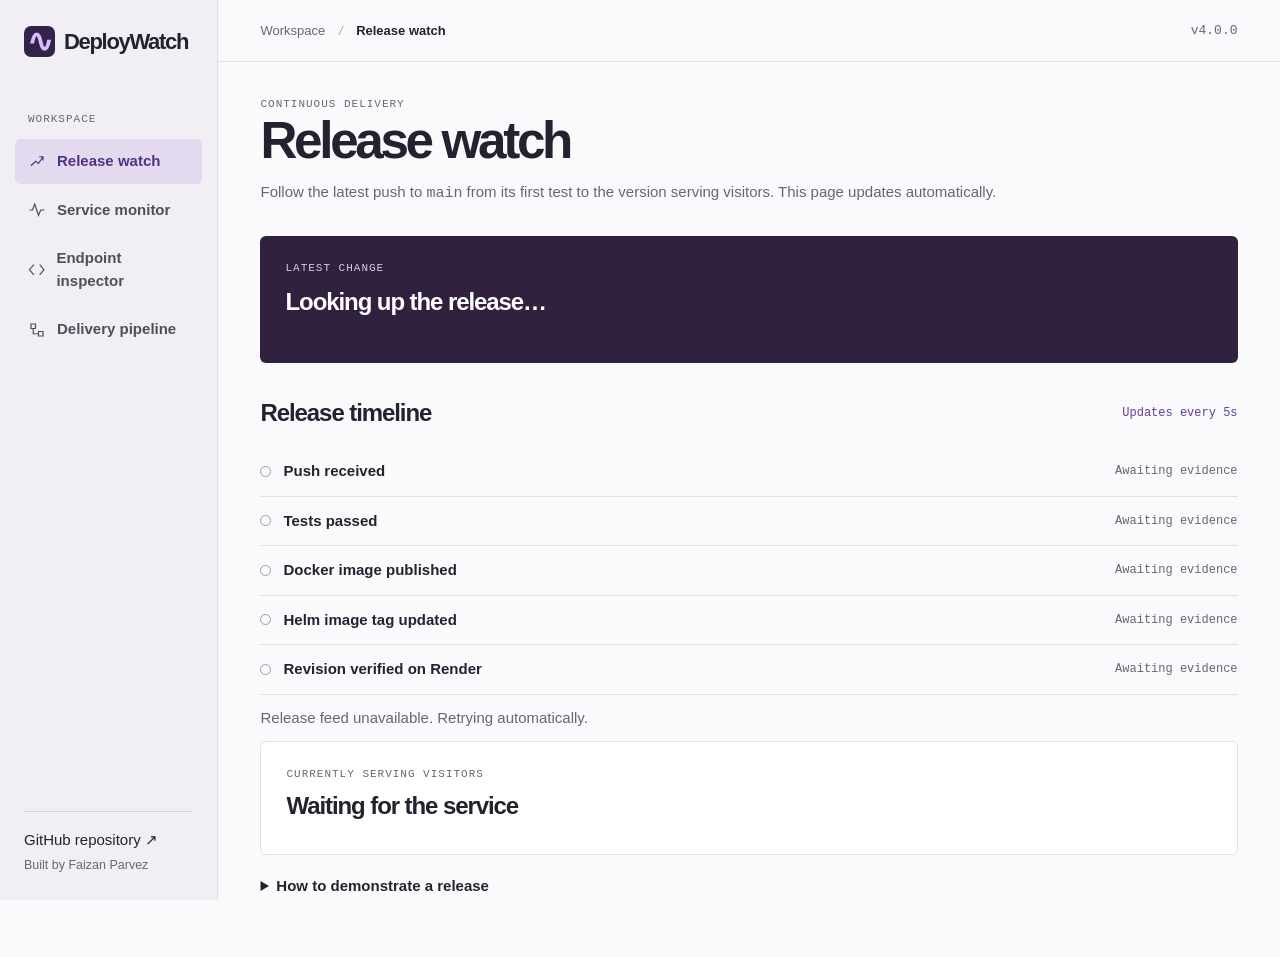
<file: index.html>
﻿
<!doctype html>
<html lang="en"><head><meta charset="utf-8"><meta name="viewport" content="width=device-width,initial-scale=1"><title>DeployWatch | Service console</title><link rel="stylesheet" href="./console.css?v=release1"></head>
<body data-api-base="https://deploywatch-demo.onrender.com"><aside><a class="brand" href="#release"><b class="logo" aria-hidden="true">&#8767;</b>DeployWatch</a>
<p class="label nav-label">Workspace</p><nav aria-label="Workspace">
<a href="#release" data-view="release"><svg viewBox="0 0 24 24" aria-hidden="true"><path d="M4 17 10 11l4 3 6-9 M15 5h5v5"/></svg>Release watch</a><a href="#monitor" data-view="monitor"><svg viewBox="0 0 24 24" aria-hidden="true"><path d="M2 12h4l3-8 5 15 3-7h5"/></svg>Service monitor</a><a href="#api" data-view="api"><svg viewBox="0 0 24 24" aria-hidden="true"><path d="M8 5 2 12l6 7m8-14 6 7-6 7"/></svg>Endpoint inspector</a><a href="#pipeline" data-view="pipeline"><svg viewBox="0 0 24 24" aria-hidden="true"><path d="M4 4h6v6H4z M14 14h6v6h-6z M7 10v7h7"/></svg>Delivery pipeline</a></nav>
<div class="side-foot"><a href="https://github.com/faizanxbuilds/DeployWatch">GitHub repository &#8599;</a><small>Built by <a href="https://github.com/faizanxbuilds">Faizan Parvez</a></small></div></aside>
<main><header><span>Workspace <i>/</i> <strong id="crumb">Release watch</strong></span><code>v4.0.0</code></header>
<div class="workspace"><section id="release">
  <p class="label">Continuous delivery</p><h1>Release watch</h1>
  <p class="intro">Follow the latest push to <code>main</code> from its first test to the version serving visitors. This page updates automatically.</p>
  <article class="release-banner">
    <p class="label">Latest change</p><h2 id="release-message">Looking up the release&hellip;</h2>
    <p id="release-note"></p><div class="evidence"><a id="source-link" hidden>Source commit</a><a id="run-link" hidden>Workflow run &#8599;</a></div>
  </article>
  <div class="heading sub"><h2>Release timeline</h2><span class="cadence">Updates every 5s</span></div>
  <ol class="timeline">
    <li data-event="received"><strong>Push received</strong><span>Awaiting evidence</span></li>
  
    <li data-event="tested"><strong>Tests passed</strong><span>Awaiting evidence</span></li>
  
    <li data-event="image"><strong>Docker image published</strong><span>Awaiting evidence</span></li>
  
    <li data-event="helm"><strong>Helm image tag updated</strong><span>Awaiting evidence</span></li>
  
    <li data-event="live"><strong>Revision verified on Render</strong><span>Awaiting evidence</span></li>
  </ol>
  <a id="helm-link" hidden>Inspect the Helm commit &#8599;</a>
  <p id="release-status" role="status"></p>
  <div class="running"><p class="label">Currently serving visitors</p><h2 id="serving-note">Contacting the app&hellip;</h2><code id="serving-sha"></code></div>
  <details><summary>How to demonstrate a release</summary><p>Leave this page open for your audience. With repository write access, <a href="https://github.com/faizanxbuilds/DeployWatch/edit/main/app/src/release-note.txt" target="_blank" rel="noopener">edit the release message on GitHub</a> and commit to main. Pick a phrase your audience will recognize. Watch the timeline, then look for your phrase under ?Currently serving visitors.?</p></details>
</section><section id="monitor" hidden><div class="heading"><div><p class="label">Observability</p><h1>Service monitor</h1></div><button id="check">&#8635; &nbsp; Run check</button></div>
<div class="signal-panel"><div><p class="label">Current service state</p><h2 id="state" role="status">Connecting</h2><p id="summary">Contacting the service&hellip;</p></div>
<svg class="scope" viewBox="0 0 340 190" aria-hidden="true"><defs><pattern id="dots" width="8" height="8" patternUnits="userSpaceOnUse"><circle cx="2" cy="2" r=".85" fill="#a68ac5"/></pattern></defs><rect width="340" height="190" fill="url(#dots)"/><g fill="none" stroke="#a58bbf" stroke-width=".8"><circle cx="170" cy="95" r="26"/><circle cx="170" cy="95" r="50"/><circle cx="170" cy="95" r="74"/><circle cx="170" cy="95" r="98"/><path d="M0 95h340M170 0v190"/></g><path class="pulse" d="M30 95h91l10-11 10 22 16-50 18 80 16-54 10 13h108" fill="none" stroke-width="3"/></svg>
</div>
<div class="metrics"><div><p class="label">Response time</p><strong id="latency">&mdash;</strong><small>Latest successful check</small></div><div><p class="label">Process uptime</p><strong id="uptime">&mdash;</strong><small>Since service start</small></div><div><p class="label">Successful checks</p><strong id="ratio">&mdash;</strong><small>Since page load</small></div></div>
<div class="heading sub"><div><h2>Probe activity</h2><p>Recent status checks from this tab.</p></div><span class="cadence">Every 5s</span></div>
<div class="table-wrap"><table><thead><tr><th>Time</th><th>Endpoint</th><th>Result</th><th>Duration</th></tr></thead><tbody id="activity"></tbody></table></div></section>
<section id="api" hidden><p class="label">Diagnostics</p><h1>Endpoint inspector</h1><p class="intro">Send a request to the running service and inspect the full response.</p>
<div class="inspector"><form id="request"><label for="endpoint">Request endpoint</label><div class="request-line"><code>GET</code><select id="endpoint"><option>/health</option><option>/info</option><option>/api/status</option><option>/api/release</option><option>/metrics</option><option>/</option></select><button>Send request &rarr;</button></div></form><div class="response-head"><h2>Response</h2><output id="http"></output></div><pre id="body">Select an endpoint and send a request.</pre></div></section>
<section id="pipeline" hidden><p class="label">Architecture</p><h1>Delivery pipeline</h1><p class="intro">Follow a change from source control to a monitored Kubernetes rollout.</p><div class="pipeline">
        <div class="stage card">
          <div class="stage-icon">
            <svg viewBox="0 0 24 24" fill="none" stroke="currentColor" stroke-width="1.8" stroke-linecap="round" stroke-linejoin="round"><polyline points="16 18 22 12 16 6"/><polyline points="8 6 2 12 8 18"/></svg>
          </div>
          <p class="stage-step">01</p>
          <h3>Push</h3>
          <p>Code lands on <code>main</code> and the pipeline wakes up.</p>
        </div>
        <div class="stage card">
          <div class="stage-icon">
            <svg viewBox="0 0 24 24" fill="none" stroke="currentColor" stroke-width="1.8" stroke-linecap="round" stroke-linejoin="round"><path d="M9 11l3 3L22 4"/><path d="M21 12v7a2 2 0 0 1-2 2H5a2 2 0 0 1-2-2V5a2 2 0 0 1 2-2h11"/></svg>
          </div>
          <p class="stage-step">02</p>
          <h3>Test</h3>
          <p>GitHub Actions runs the pytest suite — a red build stops here.</p>
        </div>
        <div class="stage card">
          <div class="stage-icon">
            <svg viewBox="0 0 24 24" fill="none" stroke="currentColor" stroke-width="1.8" stroke-linecap="round" stroke-linejoin="round"><path d="M21 16V8a2 2 0 0 0-1-1.73l-7-4a2 2 0 0 0-2 0l-7 4A2 2 0 0 0 3 8v8a2 2 0 0 0 1 1.73l7 4a2 2 0 0 0 2 0l7-4A2 2 0 0 0 21 16z"/><polyline points="3.27 6.96 12 12.01 20.73 6.96"/><line x1="12" y1="22.08" x2="12" y2="12"/></svg>
          </div>
          <p class="stage-step">03</p>
          <h3>Build &amp; ship</h3>
          <p>Multi-stage Docker build, versioned by commit SHA, pushed to Docker Hub.</p>
        </div>
        <div class="stage card">
          <div class="stage-icon">
            <svg viewBox="0 0 24 24" fill="none" stroke="currentColor" stroke-width="1.8" stroke-linecap="round" stroke-linejoin="round"><path d="M17 21v-2a4 4 0 0 0-4-4H5a4 4 0 0 0-4 4v2"/><circle cx="9" cy="7" r="4"/><path d="M23 21v-2a4 4 0 0 0-3-3.87"/><path d="M16 3.13a4 4 0 0 1 0 7.75"/></svg>
          </div>
          <p class="stage-step">04</p>
          <h3>Sync</h3>
          <p>ArgoCD detects the new image tag and syncs the Helm chart to the cluster.</p>
        </div>
        <div class="stage card">
          <div class="stage-icon">
            <svg viewBox="0 0 24 24" fill="none" stroke="currentColor" stroke-width="1.8" stroke-linecap="round" stroke-linejoin="round"><polygon points="12 2 2 7 12 12 22 7 12 2"/><polyline points="2 17 12 22 22 17"/><polyline points="2 12 12 17 22 12"/></svg>
          </div>
          <p class="stage-step">05</p>
          <h3>Deploy</h3>
          <p>Rolling update on Kubernetes with liveness/readiness probes and HPA at 70% CPU.</p>
        </div>
        <div class="stage card">
          <div class="stage-icon">
            <svg viewBox="0 0 24 24" fill="none" stroke="currentColor" stroke-width="1.8" stroke-linecap="round" stroke-linejoin="round"><path d="M22 12h-4l-3 9L9 3l-3 9H2"/></svg>
          </div>
          <p class="stage-step">06</p>
          <h3>Observe</h3>
          <p>Prometheus scrapes metrics, Grafana renders them live. Failures roll back.</p>
        </div>
      </div>
    <h2>Technology stack</h2><div class="stack-badges">
        <span class="badge">Flask</span>
        <span class="badge">Docker</span>
        <span class="badge">Kubernetes</span>
        <span class="badge">Helm</span>
        <span class="badge">ArgoCD</span>
        <span class="badge">GitHub Actions</span>
        <span class="badge">Prometheus</span>
        <span class="badge">Grafana</span>
        <span class="badge">Python 3.11</span>
      </div>
    </section></div></main><script src="./console.js?v=release2"></script></body></html>
</file>
<file: console.css>
﻿:root {
  --ink: #242231;
  --muted: #686675;
  --rule: #e2dfe7;
  --accent: #61409a;
  --mono: Consolas, "Liberation Mono", monospace;
}
* { box-sizing: border-box; }
body { margin: 0; background: #faf9fb; color: var(--ink); font: 15px/1.5 "Segoe UI", Arial, sans-serif; }
p, h1, h2, h3 { margin: 0; }
a { color: inherit; text-decoration: none; }
button, select { font: inherit; }
button, .btn { background: #312344; color: white; border: 0; padding: 10px 17px; border-radius: 5px; font-weight: 600; cursor: pointer; }
button:hover, .btn:hover { background: var(--accent); }
button:disabled { opacity: .65; cursor: wait; }
:focus-visible { outline: 3px solid #9d74de; outline-offset: 3px; }
aside { width: 218px; position: fixed; inset: 0 auto 0 0; display: flex; flex-direction: column; padding: 25px 15px; background: #f1eff4; border-right: 1px solid var(--rule); }
.brand { display: flex; align-items: center; gap: 9px; font-size: 22px; font-weight: 700; letter-spacing: -.06em; }
aside .brand { padding-left: 9px; }
.logo { width: 31px; height: 31px; display: grid; place-items: center; background: #332447; color: #dcbaff; border-radius: 7px; line-height: 1; font-size: 31px; }
.label, .stage-step, th { text-transform: uppercase; font: 11px/1.4 var(--mono); letter-spacing: .09em; color: var(--muted); }
.nav-label { margin: 54px 13px 12px; }
nav a { display: flex; align-items: center; gap: 11px; padding: 11px 13px; margin-bottom: 4px; border-radius: 5px; color: #524d5d; font-weight: 550; }
nav svg, .stage-icon svg { width: 18px; fill: none; stroke: currentColor; stroke-width: 1.6; }
nav a:hover { background: #e8e4ed; }
nav [aria-current] { background: #e3daef; color: #51327e; }
.side-foot { margin: auto 9px 0; padding-top: 17px; border-top: 1px solid #d7d1de; }
small { display: block; color: var(--muted); }
.side-foot small { margin-top: 5px; }
.side-foot a:hover { text-decoration: underline; }
main { margin-left: 218px; }
header { display: flex; align-items: center; justify-content: space-between; height: 62px; padding-inline: 4%; border-bottom: 1px solid var(--rule); color: var(--muted); font-size: 13px; }
header i { margin: 0 10px; color: #aaa4b1; }
header strong { color: var(--ink); font-weight: 550; }
code, pre, td { font-family: var(--mono); }
.workspace { max-width: 1340px; margin: auto; padding: 35px 4% 60px; }
.heading, .response-head { display: flex; justify-content: space-between; align-items: center; gap: 12px; }
h1 { font-size: clamp(36px,4vw,58px); letter-spacing: -.065em; line-height: 1.15; font-weight: 600; }
h2 { font-size: 24px; font-weight: 600; letter-spacing: -.045em; }
.signal-panel { position: relative; isolation: isolate; overflow: hidden; margin-top: 24px; min-height: 195px; background: #30213e; border-radius: 7px 7px 0 0; color: #fbf4ff; padding: 30px; display: flex; align-items: center; }
.signal-panel .label { color: #d1bddd; }
.signal-panel h2 { font-size: clamp(40px,4.5vw,68px); line-height: 1.2; margin-block: 5px; letter-spacing: -.06em; }
.signal-panel p:last-child { color: #dfd5e6; font-size: 13px; }
.scope { position: absolute; right: 0; height: 100%; width: 43%; z-index: -1; }
.pulse { stroke: #cebacf; }
[data-health=ok] .pulse { stroke: #d7ff91; }
[data-health=down] .pulse { stroke: #ffaaa1; }
.metrics { display: grid; grid-template-columns: repeat(3,1fr); border: 1px solid var(--rule); background: white; border-radius: 0 0 7px 7px; }
.metrics > div { padding: 19px 25px; }
.metrics > div + div { border-left: 1px solid var(--rule); }
.metrics strong { display: block; margin: 3px 0; font-size: clamp(23px,2.6vw,37px); font-weight: 550; letter-spacing: -.055em; font-variant-numeric: tabular-nums; }
.sub { margin: 32px 0 16px; }
.sub p, .intro, .stage p { color: var(--muted); }
.cadence, output { font: 12px var(--mono); color: var(--accent); }
table { width: 100%; border-collapse: collapse; }
th, td { padding: 11px 14px; border-bottom: 1px solid var(--rule); text-align: left; }
th { background: #efedf2; }
td { font-size: 13px; }
td:last-child, th:last-child { text-align: right; }
tr.ok td:nth-child(3) { color: #216840; }
tr.down td:nth-child(3) { color: #a13331; }
td:nth-child(3)::before { content: "●"; margin-right: 6px; font-size: 9px; }
.intro { margin: 10px 0 30px; }
.inspector { border: 1px solid var(--rule); background: white; border-radius: 6px; overflow: hidden; }
form, .response-head { padding: 20px; }
form label { display: block; margin-bottom: 10px; font-weight: 600; }
.request-line { display: flex; gap: 12px; align-items: center; }
.request-line code { color: var(--accent); }
select { min-width: 0; flex: 1; background: #faf9fb; border: 1px solid #cfc9d5; border-radius: 4px; padding: 9px; }
.response-head { border-top: 1px solid var(--rule); }
pre { padding: 24px; margin: 0; min-height: 190px; max-height: 55vh; overflow: auto; background: #282131; color: #eadff3; font-size: 13px; }
.pipeline { margin-bottom: 28px; border-top: 1px solid var(--rule); }
.stage { display: grid; grid-template-columns: 28px 35px minmax(100px,1fr) 3fr; align-items: center; gap: 12px; padding: 18px 10px; border-bottom: 1px solid var(--rule); }
.stage-step { grid-column: 1; grid-row: 1; }
.stage-icon { color: var(--accent); display: flex; }
.stack-badges { display: flex; flex-wrap: wrap; gap: 8px 20px; margin-top: 12px; font: 14px var(--mono); }
.not-found { margin: 10vh auto; width: 85%; }
.not-found .btn { display: inline-block; margin-top: 18px; }
@media(max-width: 800px) {
  aside { position: static; width: auto; padding: 13px 4% 0; border: 0; }
  aside .brand { padding: 0; }
  .nav-label { display: none; }
  nav { display: flex; gap: 4px; margin-top: 12px; }
  nav a { margin: 0; font-size: 13px; }
  .side-foot { position: absolute; right: 4%; top: 17px; border: 0; margin: 0; padding: 0; font-size: 13px; }
  .side-foot small { display: none; }
  main { margin: 0; }
  header { height: 42px; }
}
@media(max-width: 520px) {
  nav a { padding: 9px 7px; gap: 4px; font-size: 12px; }
  nav svg { width: 14px; }
  .workspace { padding-top: 22px; }
  .heading button { padding: 9px; font-size: 13px; }
  .signal-panel { min-height: 158px; padding: 16px; }
  .scope { width: 36%; }
  .metrics > div { padding: 13px 9px; }
  .metrics small { font-size: 11px; }
  .label, th { font-size: 10px; }
  th,td { padding: 10px 4px; }
  td { font-size: 11px; }
  .request-line { flex-wrap: wrap; }
  .stage { grid-template-columns: 20px 22px 1fr; gap: 6px; }
  .stage > p:last-child { grid-column: 3; }
}
.release-banner, .running { padding: 25px; border-radius: 6px; }
.release-banner { color: white; background: #30213e; }
.release-banner .label { color: #ddc9ed; }
.release-banner h2 { margin: 8px 0; overflow-wrap: anywhere; }
.release-banner p, .running h2 { overflow-wrap: anywhere; }
.evidence { display: flex; gap: 20px; margin-top: 18px; font: 13px var(--mono); }
#release a { text-decoration: underline; text-underline-offset: 3px; }
.timeline { padding: 0; margin: 0 0 10px; list-style: none; }
.timeline li { display: flex; gap: 12px; align-items: center; padding: 13px 0; border-bottom: 1px solid var(--rule); }
.timeline li::before { content: ''; width: 9px; height: 9px; border: 1px solid #a39aa8; border-radius: 50%; flex-shrink: 0; }
.timeline .done::before { background: #378755; border-color: #378755; }
.timeline span { margin-left: auto; text-align: right; font: 12px var(--mono); color: var(--muted); }
#release-status { color: var(--muted); margin: 12px 0; }
.running { border: 1px solid var(--rule); background: white; }
.running h2 { margin: 5px 0; }
details { margin-top: 20px; }
summary { cursor: pointer; font-weight: 600; }
details p { margin-top: 10px; max-width: 70ch; }
@media(max-width: 520px) {
  nav { flex-wrap: wrap; }
  nav a { flex: 1 1 40%; }
}
</file>
